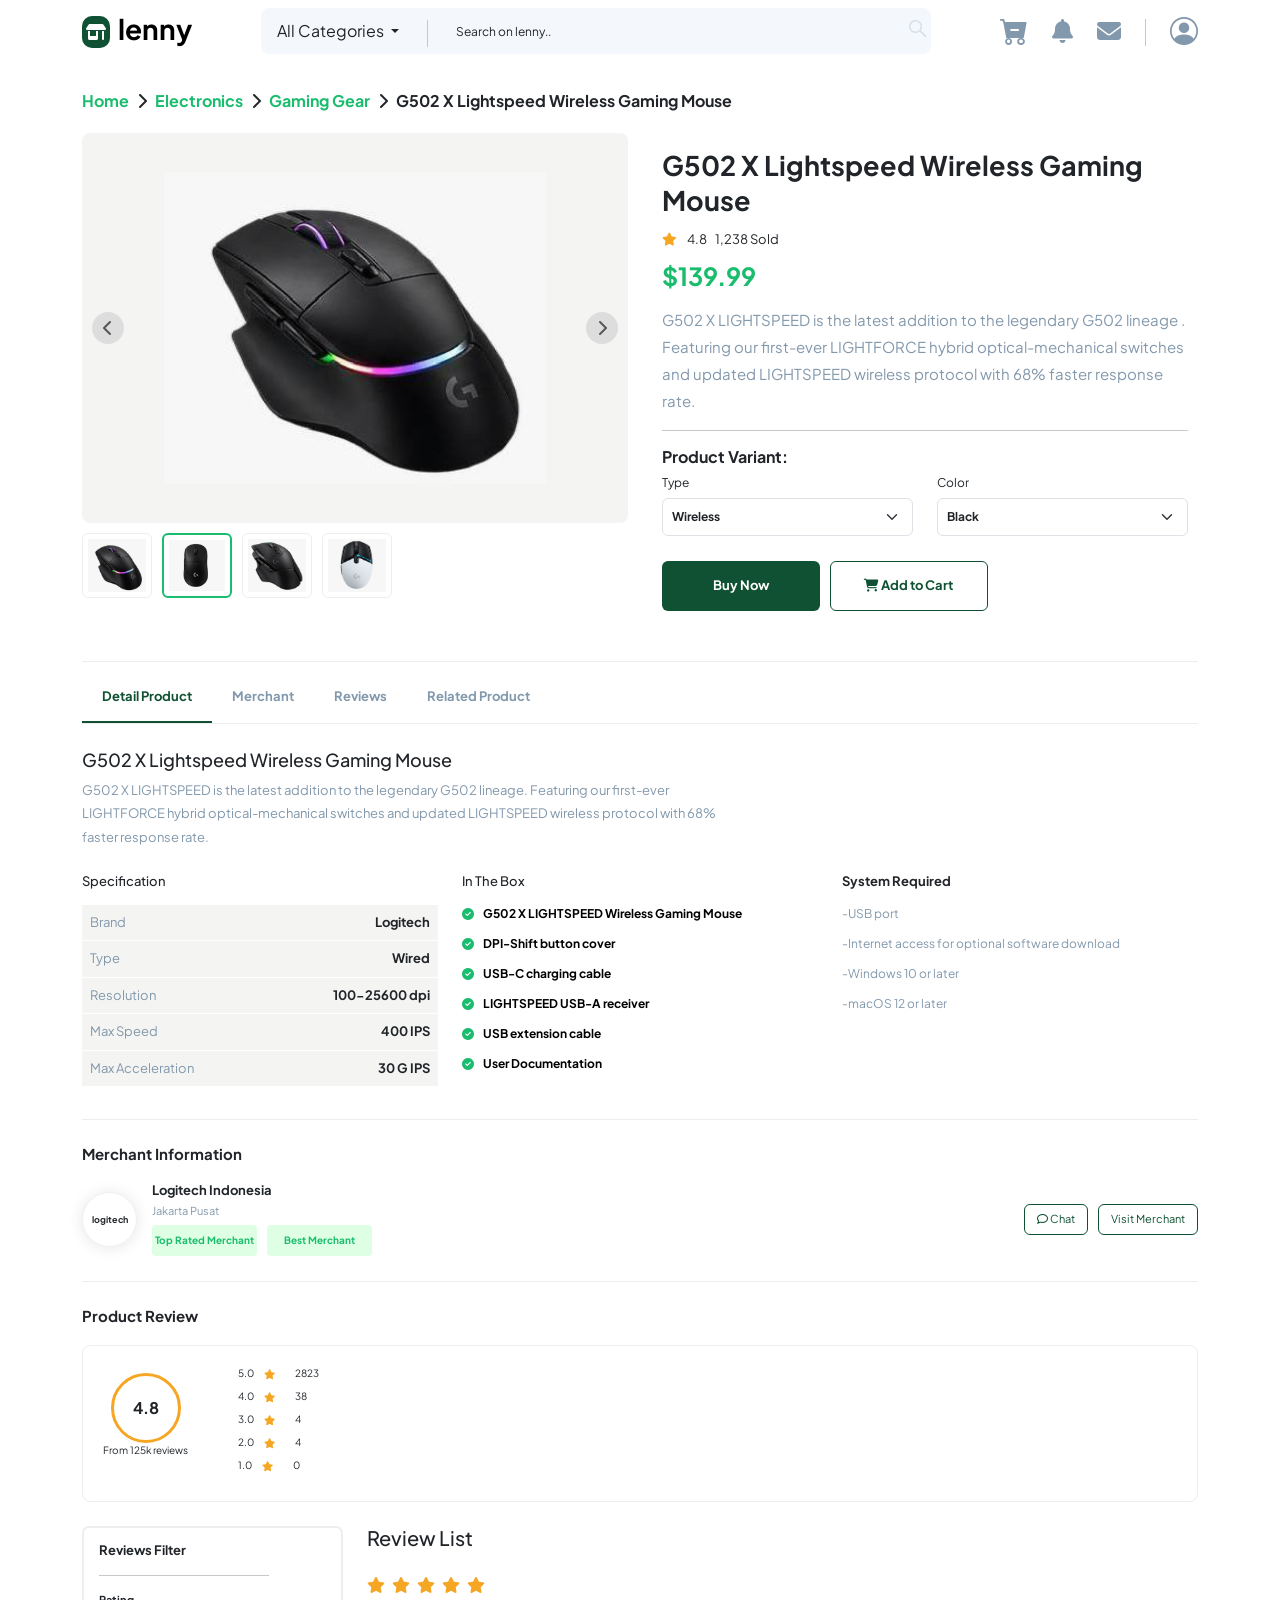
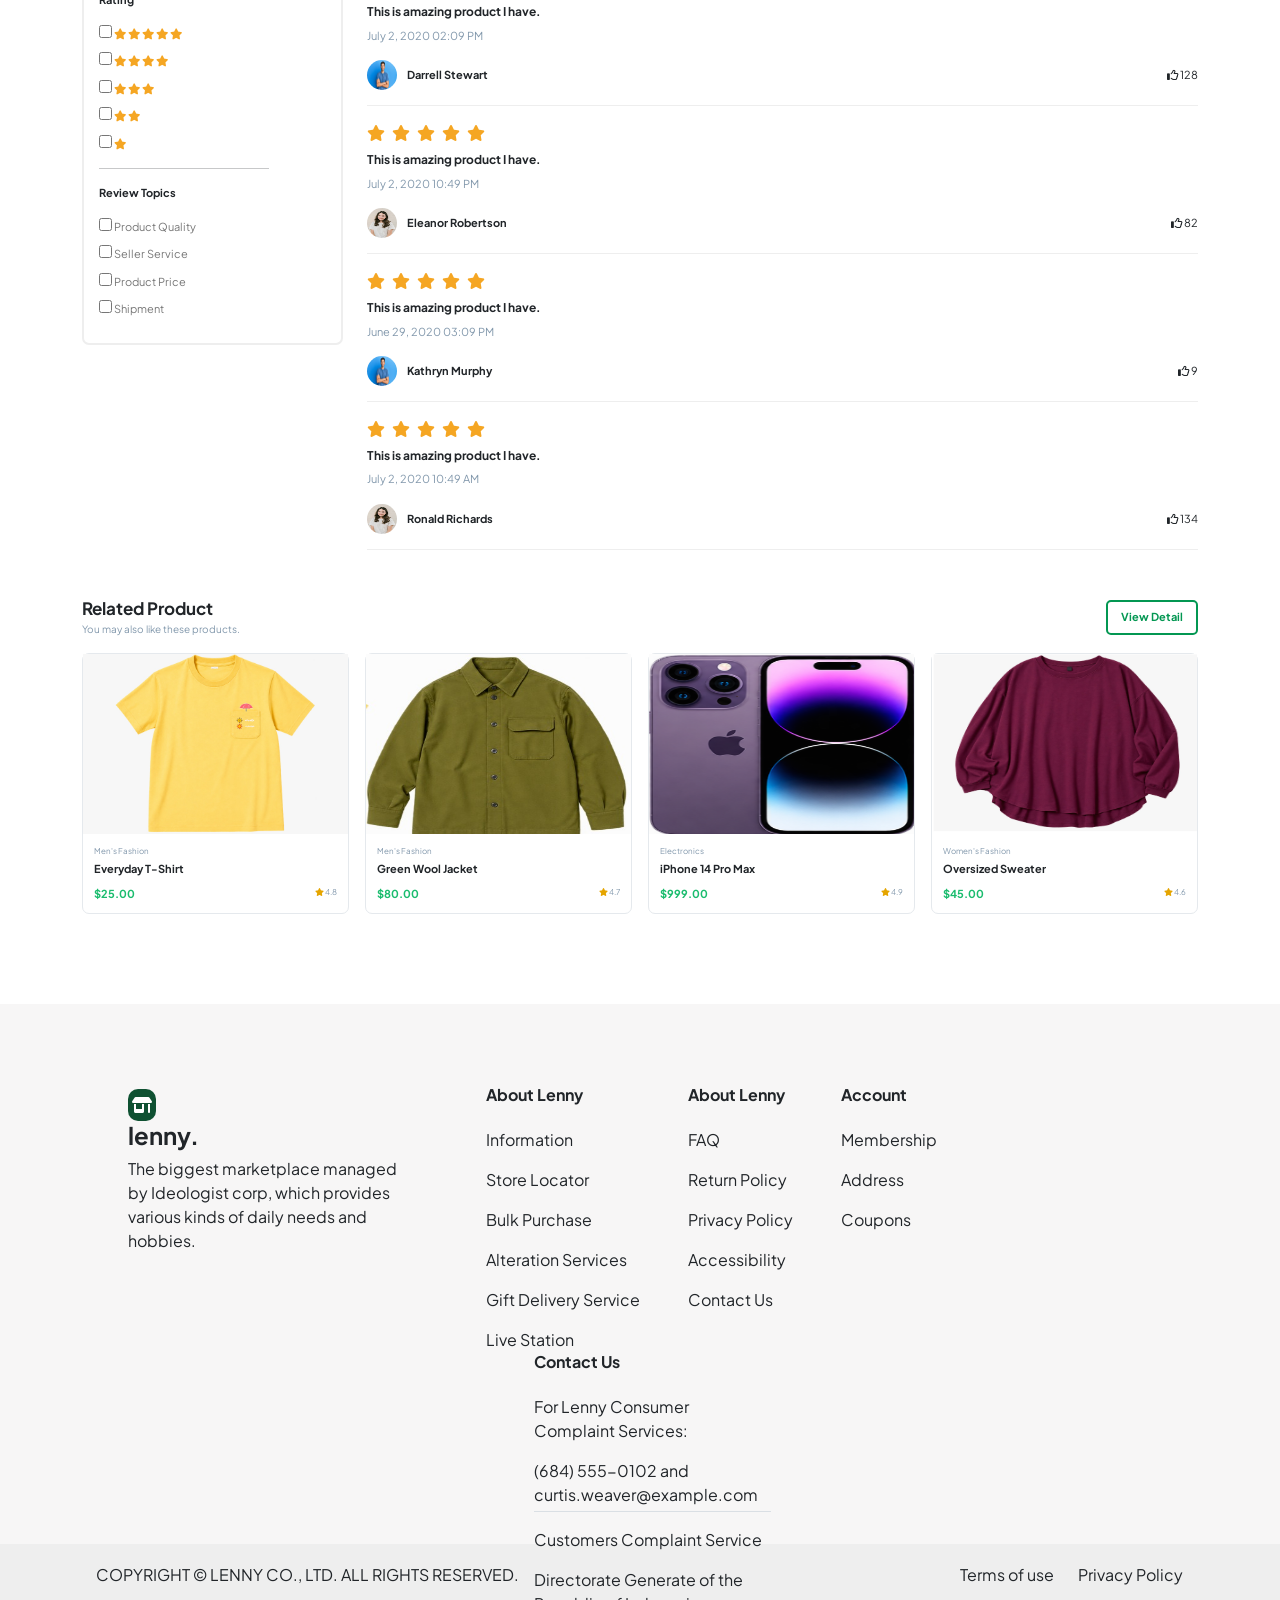
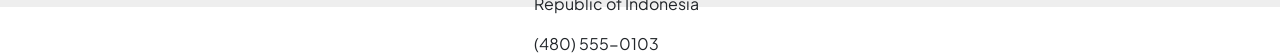
<file: iteam.html>
<!DOCTYPE html>
<html lang="en">

<head>
    <meta charset="UTF-8">
    <meta name="viewport" content="width=device-width, initial-scale=1.0">

    <title>Gaming Mouse</title>

    <!-- Bootstrap -->
    <link href="https://cdn.jsdelivr.net/npm/bootstrap@5.3.8/dist/css/bootstrap.min.css" rel="stylesheet">
    <link rel="stylesheet" href="https://cdn.jsdelivr.net/npm/bootstrap-icons@1.13.1/font/bootstrap-icons.min.css">
    <!-- Font Awesome -->
    <link rel="stylesheet" href="https://cdnjs.cloudflare.com/ajax/libs/font-awesome/6.5.2/css/all.min.css">

    <!-- Google Font -->
    <link href="https://fonts.googleapis.com/css2?family=Plus+Jakarta+Sans:wght@400;500;600;700&display=swap"
        rel="stylesheet">

    <!-- CSS -->

    <link rel="stylesheet" href="css/styles.css">
</head>

<body>
    <nav class=" nav-home container d-flex justify-content-between mt-2 ">
        <a href="index.html" class="text-decoration-none">
            <div class="nav-home-left d-flex mt-1 d-none d-lg-flex">
                <div class="div-icon w-fit-content me-2  p-1 mt-1"><i class="fa-solid fa-shop text-white"></i>
                </div>
                <h3 class="fw-bold text-black">lenny</h3>

            </div>
        </a>

        <div class="dropdown nav-home-mid d-flex p-1 rounded-3 ">
            <button class="btn btn-secondary dropdown-toggle text-dark rounded-0" type="button"
                data-bs-toggle="dropdown" aria-expanded="false">
                All Categories
            </button>
            <span class="  me-3 mt-2 ms-3  border-end border-secondary-subtle color" style="height: 3vh"></span>
            <ul class="dropdown-menu ">
                <li><a class="dropdown-item" href="#">Electronics</a></li>
                <li><a class="dropdown-item" href="#">Fashion</a></li>
                <li><a class="dropdown-item" href="#">Action Figure</a></li>
                <li><a class="dropdown-item" href="#">Electronics</a></li>
                <li><a class="dropdown-item" href="#">Book</a></li>
                <li><a class="dropdown-item" href="#">Gaming</a></li>
            </ul>
            <form role="search">
                <input class="form-control " type="search" placeholder="Search on lenny.." aria-label="Search" />
            </form>
            <div class="nav-form-icon">
                <i class="fa-brands fa-sistrix fa-2xs mt-3 color opacity-25"></i>
            </div>
        </div>

        <div class=" nav-home-right d-flex align-items-center">
            <a href="shopping.html" target="_blank"><i class="bi bi-cart-dash-fill color fs-3 me-4"></i></a>
            <a href=""><i class="fa-solid fa-bell color fs-4 me-4  mt-1"></i></a>
            <a href=""><i class="fa-solid fa-envelope color fs-4 me-4 mt-1"></i></a>
            <span class="pt-2  me-4 mt-1  border-end border-secondary-subtle color" style="height: 3vh"></span>
            <a href="login.html" target="_blank"><i class="bi bi-person-circle color fs-3"></i></a>
    </nav>
    <section class="container">

        <!-- Breadcrumb -->
        <div class="breadcrumb-area">

            <a href="index.html" class="text-decoration-none fw-bold"><span>Home</span></a>

            <i class="fa-solid fa-chevron-right text-dark"></i>

            <a href="category.html" class="text-decoration-none fw-bold"><span>Electronics</span></a>

            <i class="fa-solid fa-chevron-right text-dark"></i>

            <span class="fw-bold">Gaming Gear</span>

            <i class="fa-solid fa-chevron-right text-dark"></i>

            <strong class="text-dark">G502 X Lightspeed Wireless Gaming Mouse</strong>

        </div>


        <!-- Product -->
        <section class="product-section">

            <div class="row g-4">

                <!-- Product Images -->
                <div class="col-lg-6">

                    <div class="main-image">

                        <button class="image-arrow left">
                            <i class="fa-solid fa-chevron-left"></i>
                        </button>

                        <img src="images/color black mouse.jpg" alt="Gaming Mouse">

                        <button class="image-arrow right">
                            <i class="fa-solid fa-chevron-right"></i>
                        </button>

                    </div>


                    <div class="thumbnails">
                        <div class="thumbnail">
                            <img src="images/color black mouse.jpg" alt="Mouse">
                        </div>

                        <div class="thumbnail active">
                            <img src="images/black mouse.jpeg" alt="Mouse">
                        </div>

                        <div class="thumbnail">
                            <img src="images/balck mouse2.jpg" alt="Mouse">
                        </div>



                        <div class="thumbnail">
                            <img src="images/white mouse.jpeg" alt="Mouse">
                        </div>

                    </div>

                </div>


                <!-- Product Information -->
                <div class="col-lg-6">

                    <div class="product-info">

                        <h1>
                            G502 X Lightspeed Wireless
                            Gaming Mouse
                        </h1>


                        <div class="rating">

                            <span class="stars">

                                <i class="fa-solid fa-star"></i>

                            </span>

                            <span>4.8</span>

                            <span class="sold">
                                1,238 Sold
                            </span>

                        </div>


                        <h2 class="price">
                            $139.99
                        </h2>


                        <p class="description">

                            G502 X LIGHTSPEED is the latest addition to the legendary G502 lineage
                            . Featuring our first-ever LIGHTFORCE hybrid optical-mechanical
                            switches and updated LIGHTSPEED wireless protocol with 68% faster response rate.

                        </p>


                        <hr class="">


                        <h6 class="fw-bold">
                            Product Variant:
                        </h6>


                        <div class="row">

                            <div class="col-6">

                                <label>
                                    Type
                                </label>

                                <select class="form-select fw-bold">

                                    <option>
                                        Wireless
                                    </option>

                                    <option>
                                        Wired
                                    </option>

                                </select>

                            </div>


                            <div class="col-6">

                                <label>
                                    Color
                                </label>

                                <select class="form-select  fw-bold">

                                    <option>
                                        Black
                                    </option>

                                    <option>
                                        White
                                    </option>

                                </select>

                            </div>

                        </div>


                        <!-- Buttons -->
                        <div class="product-buttons">

                            <button class="btn buy-btn">
                                Buy Now
                            </button>

                            <button class="btn cart-btn">

                                <i class="fa-solid fa-cart-shopping"></i>

                                Add to Cart

                            </button>

                        </div>

                    </div>

                </div>

            </div>

        </section>


        <!-- Details -->
        <section class="details-section">


            <ul class="nav product-tabs">

                <li class="nav-item">

                    <a class="nav-link active fw-bold" href="#">
                        Detail Product
                    </a>

                </li>

                <li class="nav-item">

                    <a class="nav-link fw-bold" href="#">
                        Merchant
                    </a>

                </li>

                <li class="nav-item">

                    <a class="nav-link fw-bold" href="#">
                        Reviews
                    </a>

                </li>

                <li class="nav-item">

                    <a class="nav-link fw-bold" href="#">
                        Related Product
                    </a>

                </li>

            </ul>


            <h3>
                G502 X Lightspeed Wireless Gaming Mouse
            </h3>


            <p class="details-text">

                G502 X LIGHTSPEED is the latest addition to the legendary G502 lineage.
                Featuring our first-ever LIGHTFORCE hybrid optical-mechanical switches
                and updated LIGHTSPEED wireless protocol with 68% faster response rate.

            </p>


            <!-- Specifications -->
            <div class="row specification-area">


                <div class="col-lg-4">

                    <h5>
                        Specification
                    </h5>


                    <div class="spec-row">

                        <span>
                            Brand
                        </span>

                        <strong class="fw-bold">
                            Logitech
                        </strong>

                    </div>


                    <div class="spec-row">

                        <span>
                            Type
                        </span>

                        <strong>
                            Wired
                        </strong>

                    </div>


                    <div class="spec-row">

                        <span>
                            Resolution
                        </span>

                        <strong>
                            100-25600 dpi
                        </strong>

                    </div>


                    <div class="spec-row">

                        <span>
                            Max Speed
                        </span>

                        <strong>
                            400 IPS
                        </strong>

                    </div>


                    <div class="spec-row">

                        <span>
                            Max Acceleration
                        </span>

                        <strong>
                            30 G IPS
                        </strong>

                    </div>

                </div>


                <!-- In The Box -->
                <div class="col-lg-4">

                    <h5>
                        In The Box
                    </h5>


                    <ul class="box-list">

                        <li class="fw-bold">

                            <i class="fa-solid fa-circle-check"></i>

                            G502 X LIGHTSPEED Wireless Gaming Mouse

                        </li>


                        <li class="fw-bold">

                            <i class="fa-solid fa-circle-check"></i>

                            DPI-Shift button cover

                        </li>


                        <li class="fw-bold">

                            <i class="fa-solid fa-circle-check"></i>

                            USB-C charging cable

                        </li>


                        <li class="fw-bold">

                            <i class="fa-solid fa-circle-check"></i>

                            LIGHTSPEED USB-A receiver

                        </li>


                        <li class="fw-bold">

                            <i class="fa-solid fa-circle-check"></i>

                            USB extension cable

                        </li>


                        <li class="fw-bold">

                            <i class="fa-solid fa-circle-check"></i>

                            User Documentation

                        </li>

                    </ul>

                </div>


                <!-- System -->
                <div class="col-lg-4">

                    <h5 class="fw-bold">
                        System Required
                    </h5>


                    <ul class="system-list">

                        <li>-USB port</li>

                        <li>-Internet access for optional software download</li>

                        <li>-Windows 10 or later</li>

                        <li>-macOS 12 or later</li>

                    </ul>

                </div>

            </div>

        </section>


        <!-- Merchant -->
        <section class="merchant-section">

            <h4 class="fw-bold">
                Merchant Information
            </h4>


            <div class="merchant-content">

                <div class="merchant-logo fw-bold">
                    logitech
                </div>


                <div>

                    <h5 class="fw-bold">
                        Logitech Indonesia
                    </h5>

                    <p>
                        Jakarta Pusat
                    </p>

                    <div class="d-flex merchant-badge">
                        <div class="merchant-badge-background">
                            <span class="fw-bold">
                                Top Rated Merchant
                            </span>
                        </div>
                        <div class="merchant-badge-background">
                            <span class="fw-bold">
                                Best Merchant
                            </span>
                        </div>
                    </div>

                </div>


                <div class="merchant-buttons ms-auto">

                    <button class="btn">

                        <i class="fa-regular fa-comment"></i>

                        Chat

                    </button>


                    <button class="btn">
                        Visit Merchant
                    </button>

                </div>

            </div>

        </section>


        <!-- Reviews -->
        <section class="reviews-section">

            <h4 class="fw-bold">
                Product Review
            </h4>


            <div class="review-summary">


                <div class="review-score">

                    <div class="circle">
                        4.8
                    </div>

                    <p class="review-rate">
                        From 125k reviews
                    </p>

                </div>


                <div class="rating-bars">


                    <div>

                        <span>5.0</span>

                        <i class="fa-solid fa-star rating-star"></i>

                        <div class="progress">

                            <div class="progress-bar" style="width:90%">

                            </div>

                        </div>

                        <span>2823</span>

                    </div>


                    <div>

                        <span>4.0</span>

                        <i class="fa-solid fa-star rating-star"></i>

                        <div class="progress">

                            <div class="progress-bar" style="width:65%">

                            </div>

                        </div>

                        <span>38</span>

                    </div>


                    <div>

                        <span>3.0</span>

                        <i class="fa-solid fa-star rating-star"></i>

                        <div class="progress">

                            <div class="progress-bar" style="width:25%">

                            </div>

                        </div>

                        <span>4</span>

                    </div>


                    <div>

                        <span>2.0</span>

                        <i class="fa-solid fa-star rating-star"></i>

                        <div class="progress">

                            <div class="progress-bar" style="width:10%">

                            </div>

                        </div>

                        <span>4</span>

                    </div>


                    <div>

                        <span>1.0</span>

                        <i class="fa-solid fa-star rating-star"></i>

                        <div class="progress">

                            <div class="progress-bar" style="width:5%">

                            </div>

                        </div>

                        <span>0</span>

                    </div>


                </div>

            </div>


            <!-- Review List -->
            <div class="row mt-4">


                <!-- Filter -->
                <div class="col-lg-3">

                    <div class="filter-box">

                        <h5 class="fw-bold">
                            Reviews Filter
                        </h5>
                        <hr class="w-75">

                        <p class="fw-bold">
                            Rating
                        </p>


                        <label>

                            <input type="checkbox">

                            <i class="fa-solid fa-star"></i>
                            <i class="fa-solid fa-star"></i>
                            <i class="fa-solid fa-star"></i>
                            <i class="fa-solid fa-star"></i>
                            <i class="fa-solid fa-star"></i>

                        </label>


                        <label>

                            <input type="checkbox">

                            <i class="fa-solid fa-star"></i>
                            <i class="fa-solid fa-star"></i>
                            <i class="fa-solid fa-star"></i>
                            <i class="fa-solid fa-star"></i>

                        </label>


                        <label>

                            <input type="checkbox">

                            <i class="fa-solid fa-star"></i>
                            <i class="fa-solid fa-star"></i>
                            <i class="fa-solid fa-star"></i>

                        </label>


                        <label>

                            <input type="checkbox">

                            <i class="fa-solid fa-star"></i>
                            <i class="fa-solid fa-star"></i>

                        </label>


                        <label>

                            <input type="checkbox">

                            <i class="fa-solid fa-star"></i>

                        </label>


                        <hr class="w-75">


                        <p class="fw-bold">
                            Review Topics
                        </p>


                        <label>

                            <input type="checkbox">

                            Product Quality

                        </label>


                        <label>

                            <input type="checkbox">

                            Seller Service

                        </label>


                        <label>

                            <input type="checkbox">

                            Product Price

                        </label>


                        <label>

                            <input type="checkbox">

                            Shipment

                        </label>

                    </div>

                </div>


                <!-- Reviews -->
                <div class="col-lg-9">

                    <h5>
                        Review List
                    </h5>


                    <!-- Review 1 -->
                    <div class="review">

                        <div class="stars">

                            <i class="fa-solid fa-star"></i>
                            <i class="fa-solid fa-star"></i>
                            <i class="fa-solid fa-star"></i>
                            <i class="fa-solid fa-star"></i>
                            <i class="fa-solid fa-star"></i>

                        </div>


                        <h6 class="fw-bold">
                            This is amazing product I have.
                        </h6>


                        <p class="review-date">
                            July 2, 2020 02:09 PM
                        </p>


                        <div class="review-user">

                            <img src="images/person1.avif" alt="User">

                            <strong>
                                Darrell Stewart
                            </strong>


                            <div class="ms-auto">

                                <i class="fa-regular fa-thumbs-up"></i>

                                128

                            </div>

                        </div>

                    </div>


                    <!-- Review 2 -->
                    <div class="review">

                        <div class="stars">

                            <i class="fa-solid fa-star"></i>
                            <i class="fa-solid fa-star"></i>
                            <i class="fa-solid fa-star"></i>
                            <i class="fa-solid fa-star"></i>
                            <i class="fa-solid fa-star"></i>

                        </div>


                        <h6 class="fw-bold">
                            This is amazing product I have.
                        </h6>


                        <p class="review-date">
                            July 2, 2020 10:49 PM
                        </p>


                        <div class="review-user">

                            <img src="images/person3.jfif.jpeg" alt="User">

                            <strong>
                                Eleanor Robertson
                            </strong>


                            <div class="ms-auto">

                                <i class="fa-regular fa-thumbs-up"></i>

                                82

                            </div>

                        </div>

                    </div>


                    <!-- Review 3 -->
                    <div class="review">

                        <div class="stars">

                            <i class="fa-solid fa-star"></i>
                            <i class="fa-solid fa-star"></i>
                            <i class="fa-solid fa-star"></i>
                            <i class="fa-solid fa-star"></i>
                            <i class="fa-solid fa-star"></i>

                        </div>


                        <h6 class="fw-bold">
                            This is amazing product I have.
                        </h6>


                        <p class="review-date">
                            June 29, 2020 03:09 PM
                        </p>


                        <div class="review-user">

                            <img src="images/person1.avif" alt="User">

                            <strong>
                                Kathryn Murphy
                            </strong>


                            <div class="ms-auto">

                                <i class="fa-regular fa-thumbs-up"></i>

                                9

                            </div>

                        </div>

                    </div>


                    <!-- Review 4 -->
                    <div class="review">

                        <div class="stars">

                            <i class="fa-solid fa-star"></i>
                            <i class="fa-solid fa-star"></i>
                            <i class="fa-solid fa-star"></i>
                            <i class="fa-solid fa-star"></i>
                            <i class="fa-solid fa-star"></i>

                        </div>


                        <h6 class="fw-bold">
                            This is amazing product I have.
                        </h6>


                        <p class="review-date">
                            July 2, 2020 10:49 AM
                        </p>


                        <div class="review-user">

                            <img src="images/person3.jfif.jpeg" alt="User">

                            <strong>
                                Ronald Richards
                            </strong>


                            <div class="ms-auto">

                                <i class="fa-regular fa-thumbs-up"></i>

                                134

                            </div>

                        </div>

                    </div>

                </div>

            </div>

        </section>


        <section class="cart-related mt-5">

            <div class="cart-related-header d-flex justify-content-between align-items-center mb-3">

                <div>

                    <h2 class="cart-related-title mb-1">
                        Related Product
                    </h2>

                    <p class="cart-related-subtitle mb-0">
                        You may also like these products.
                    </p>

                </div>

                <button class="cart-view-btn fw-bold">
                    View Detail
                </button>

            </div>


            <!-- PRODUCTS -->

            <div class="cart-products row g-3">


                <!-- PRODUCT 1 -->

                <div class="col-lg-3 col-md-6">

                    <div class="cart-product-card">

                        <div class="cart-product-card-image">

                            <img src="images/yellow shirt.jpeg" alt="T-Shirt">

                        </div>

                        <div class="cart-product-card-info">

                            <p class="cart-card-category">
                                Men's Fashion
                            </p>

                            <h3 class="cart-card-title">
                                Everyday T-Shirt
                            </h3>

                            <div class="cart-product-bottom d-flex justify-content-between">

                                <strong>
                                    $25.00
                                </strong>

                                <span class="cart-rating">
                                    <i class="fa-solid fa-star"></i>
                                    4.8
                                </span>

                            </div>

                        </div>

                    </div>

                </div>


                <!-- PRODUCT 2 -->

                <div class="col-lg-3 col-md-6">

                    <div class="cart-product-card">

                        <div class="cart-product-card-image">



                            <img src="images/green shirt.jpeg" alt="Jacket">

                        </div>

                        <div class="cart-product-card-info">

                            <p class="cart-card-category">
                                Men's Fashion
                            </p>

                            <h3 class="cart-card-title">
                                Green Wool Jacket
                            </h3>

                            <div class="cart-product-bottom d-flex justify-content-between">

                                <strong>
                                    $80.00
                                </strong>

                                <span class="cart-rating">
                                    <i class="fa-solid fa-star"></i>
                                    4.7
                                </span>

                            </div>

                        </div>

                    </div>

                </div>


                <!-- PRODUCT 3 -->

                <div class="col-lg-3 col-md-6">

                    <div class="cart-product-card">

                        <div class="cart-product-card-image">


                            <img src="images/img3.png" alt="Phone">

                        </div>

                        <div class="cart-product-card-info">

                            <p class="cart-card-category">
                                Electronics
                            </p>

                            <h3 class="cart-card-title">
                                iPhone 14 Pro Max
                            </h3>

                            <div class="cart-product-bottom d-flex justify-content-between">

                                <strong>
                                    $999.00
                                </strong>

                                <span class="cart-rating">
                                    <i class="fa-solid fa-star"></i>
                                    4.9
                                </span>

                            </div>

                        </div>

                    </div>

                </div>


                <!-- PRODUCT 4 -->

                <div class="col-lg-3 col-md-6">

                    <div class="cart-product-card">

                        <div class="cart-product-card-image">



                            <img src="images/red shirt.PNG" alt="Sweater">

                        </div>

                        <div class="cart-product-card-info">

                            <p class="cart-card-category">
                                Women's Fashion
                            </p>

                            <h3 class="cart-card-title">
                                Oversized Sweater
                            </h3>

                            <div class="cart-product-bottom d-flex justify-content-between">

                                <strong>
                                    $45.00
                                </strong>

                                <span class="cart-rating">
                                    <i class="fa-solid fa-star"></i>
                                    4.6
                                </span>

                            </div>

                        </div>

                    </div>

                </div>

            </div>

        </section>

    </section>
    <section class="Footer d-flex justify-content-between flex-column flex-lg-row">

        <div class="footer-flex footer-left">

            <div class="nav-home-left mt-1">
                <div class="div-icon w-fit-content me-2  p-1 "><i class="fa-solid fa-shop"
                        style="color: rgb(255, 255, 255);"></i>
                </div>
                <h4 class="fw-bold">lenny.</h4>
                <p style="max-width: 95%;">The biggest marketplace managed by Ideologist corp, which provides various
                    kinds of
                    daily needs and hobbies.</p>
            </div>
        </div>

        <div class="footer-flex d-flex footer-right flex-wrap">

            <div>
                <h6 class="fw-bold">About Lenny</h6>
                <div class="mt-4">
                    <a href="" class="text-decoration-none text-dark d-block ">Information</a>
                    <a href="" class="text-decoration-none text-dark d-block mt-3">Store Locator</a>
                    <a href="" class="text-decoration-none text-dark d-block mt-3">Bulk Purchase</a>
                    <a href="" class="text-decoration-none text-dark d-block mt-3">Alteration Services</a>
                    <a href="" class="text-decoration-none text-dark d-block mt-3">Gift Delivery Service</a>
                    <a href="" class="text-decoration-none text-dark d-block mt-3">Live Station</a>
                </div>
            </div>

            <div class="ms-0 ms-lg-5">
                <h6 class="fw-bold">About Lenny</h6>
                <div class="mt-4">
                    <a href="" class="text-decoration-none text-dark d-block">FAQ</a>
                    <a href="" class="text-decoration-none text-dark d-block  mt-3">Return Policy</a>
                    <a href="" class="text-decoration-none text-dark d-block  mt-3">Privacy Policy</a>
                    <a href="" class="text-decoration-none text-dark d-block  mt-3">Accessibility</a>
                    <a href="" class="text-decoration-none text-dark d-block  mt-3">Contact Us</a>
                </div>
            </div>

            <div class="ms-0 ms-lg-5">
                <h6 class="fw-bold">Account</h6>
                <div class="mt-4">
                    <a href="" class="text-decoration-none text-dark d-block">Membership</a>
                    <a href="" class="text-decoration-none text-dark d-block  mt-3">Address</a>
                    <a href="" class="text-decoration-none text-dark d-block  mt-3">Coupons</a>
                </div>
            </div>

            <div class="ms-0 ms-lg-5">
                <h6 class="fw-bold">Contact Us</h6>
                <div class="mt-4 footer-right-1">
                    <a>For Lenny Consumer Complaint Services:</p>
                        <a href="" class="text-decoration-none text-dark d-block  mt-3">(684) 555-0102 and
                            curtis.weaver@example.com</a>
                        <hr class="w-100 m-auto mb-3 mt-1 color">
                        <a href="" class="text-decoration-none text-dark d-block  mt-3">Customers Complaint Service</a>
                        <p class="mt-3">Directorate Generate of the Republic of Indonesia</p>
                        <a href="" class="text-decoration-none text-dark d-block  mt-3">(480) 555-0103</a>
                </div>
            </div>

        </div>

    </section>
    <section class="Footer-2 d-flex flex-column flex-md-row justify-content-between align-items-center">
        <div class="ms-5">
            <p class="mt-3 ms-5">COPYRIGHT © LENNY CO., LTD. ALL RIGHTS RESERVED.</p>
        </div>
        <div class="d-flex w-25 mt-3">
            <a href="" class="text-decoration-none text-dark d-block mb-3 ">Terms of use</a>
            <a href="" class="text-decoration-none ms-4 text-dark d-block mb-3">Privacy Policy</a>
        </div>
    </section>
</body>



</html>
</file>
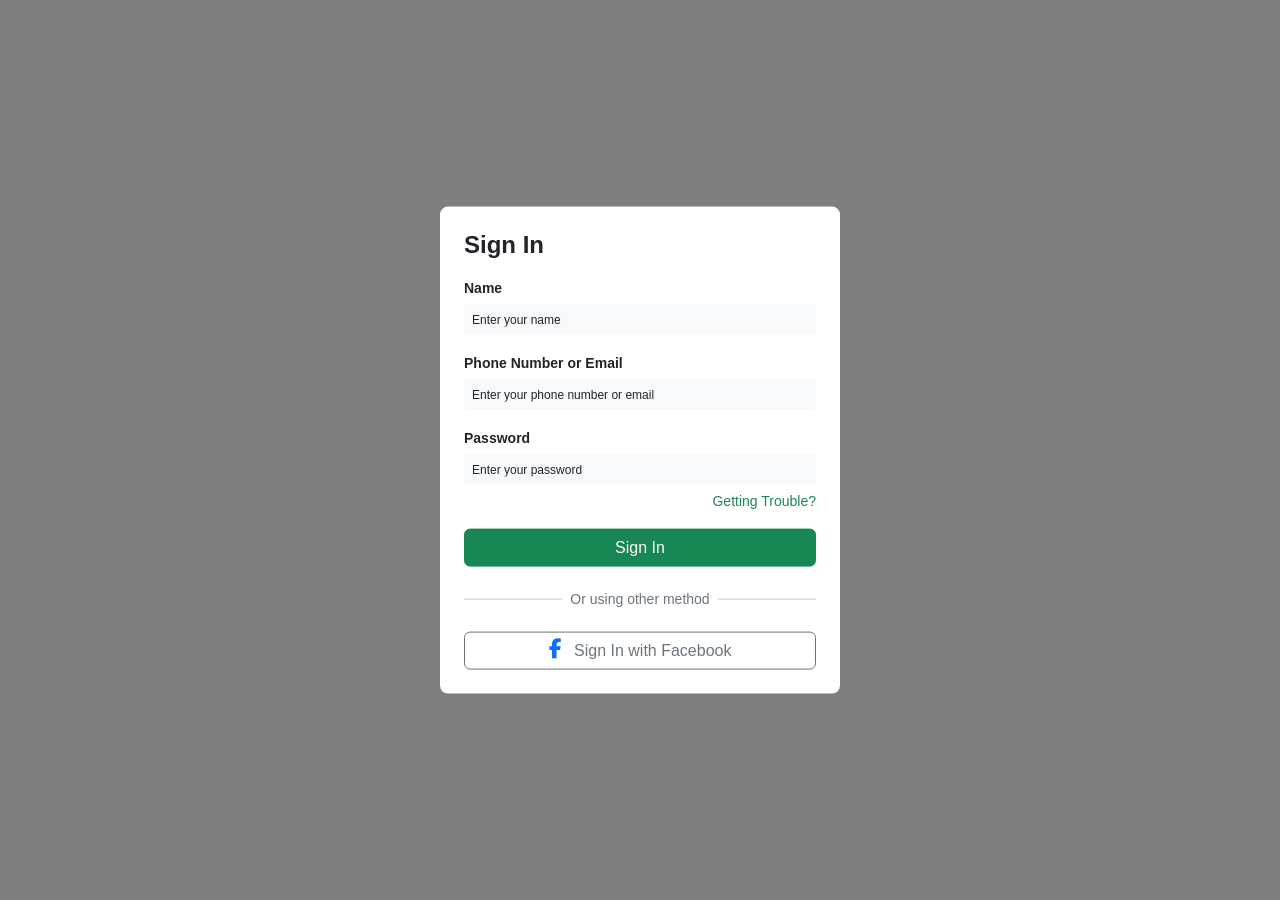
<file: login.html>
<!DOCTYPE html>
<html lang="en">

<head>

    <meta charset="UTF-8">

    <meta name="viewport" content="width=device-width, initial-scale=1.0">

    <title>Login</title>


    <link href="https://cdn.jsdelivr.net/npm/bootstrap@5.3.3/dist/css/bootstrap.min.css" rel="stylesheet">


    <link rel="stylesheet" href="https://cdnjs.cloudflare.com/ajax/libs/font-awesome/6.7.2/css/all.min.css">




    <link rel="stylesheet" href="css/styles.css">

</head>

<body>


    <!-- Overlay -->

    <div class="login-overlay">


        <!-- Login -->

        <div id="loginBox" class="login-box bg-white rounded-3 p-4">


            <h4 class="fw-bold mb-3">
                Sign In
            </h4>


            <label class="small fw-semibold">
                Name
            </label>

            <input type="text" class="form-control form-control-sm bg-light border-0 mt-1 mb-3"
                placeholder="Enter your name">


            <label class="small fw-semibold">
                Phone Number or Email
            </label>

            <input id="email" type="text" class="form-control form-control-sm bg-light border-0 mt-1 mb-3"
                placeholder="Enter your phone number or email">


            <label class="small fw-semibold">
                Password
            </label>

            <input id="password" type="password" class="form-control form-control-sm bg-light border-0 mt-1"
                placeholder="Enter your password">

            <div class="text-end mt-1">

                <a href="#" class="small text-success text-decoration-none">
                    Getting Trouble?
                </a>

            </div>


            <button id="signBtn" class="btn btn-success  mt-3">

                Sign In

            </button>


            <div class="d-flex align-items-center gap-2 my-3">

                <hr class="flex-grow-1">

                <small class="text-secondary">
                    Or using other method
                </small>

                <hr class="flex-grow-1">

            </div>


            <button class="btn btn-outline-secondary " id="Facebook">

                <i class="fa-brands fa-facebook-f text-primary me-2"></i>

                Sign In with Facebook

            </button>


        </div>



        <!--box2-->

        <div id="successBox" class="success-box bg-white rounded-3 p-4 text-center ">


            <div class="success-icon mx-auto mb-3">

                <i class="fa-solid fa-check"></i>

            </div>


            <h4 class="fw-bold">
                Sign In Successfully!
            </h4>


            <p class="text-secondary small">
                You have signed in successfully.
            </p>


            <a href="index.html"> <button class="btn btn-success" id="Continue">
                    Continue
                </button>
            </a>

        </div>


    </div>

    <!-- JavaScript -->

    <script src="login.js">


    </script>

</body>



</html>
</file>
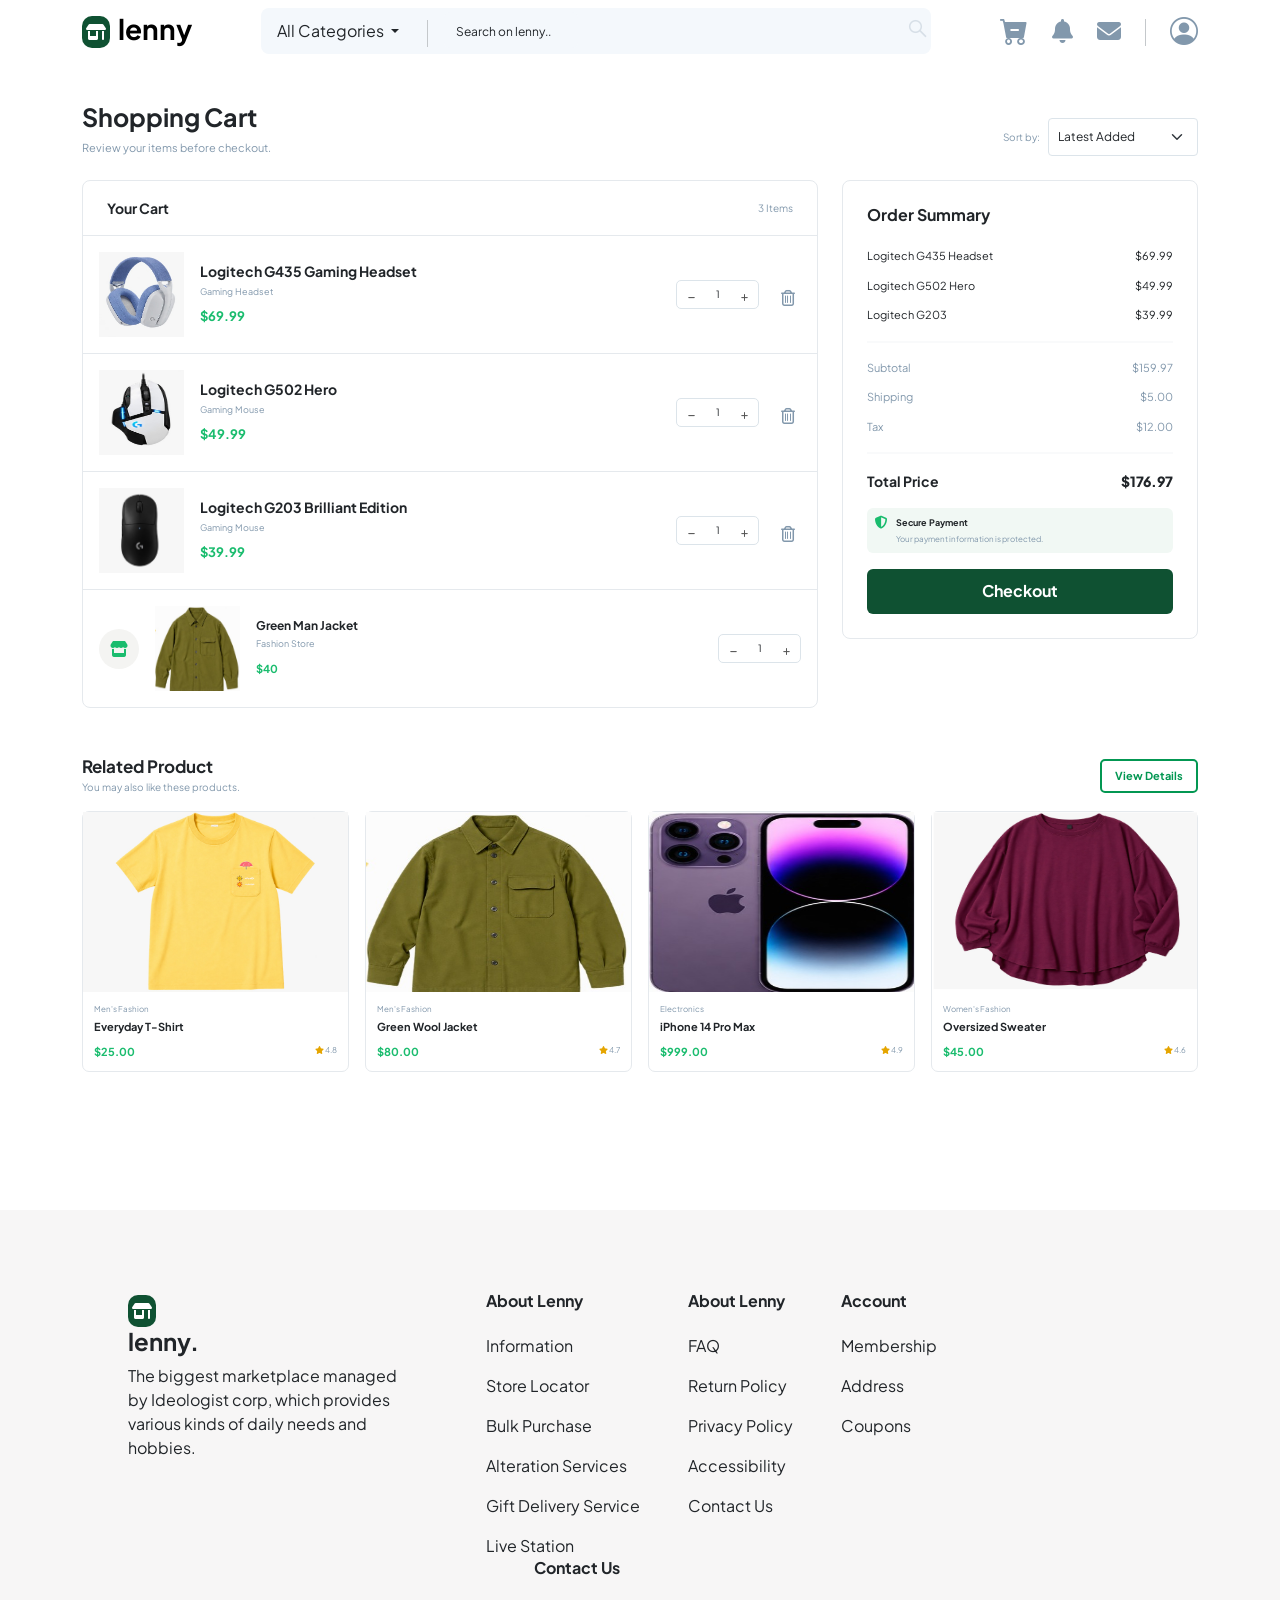
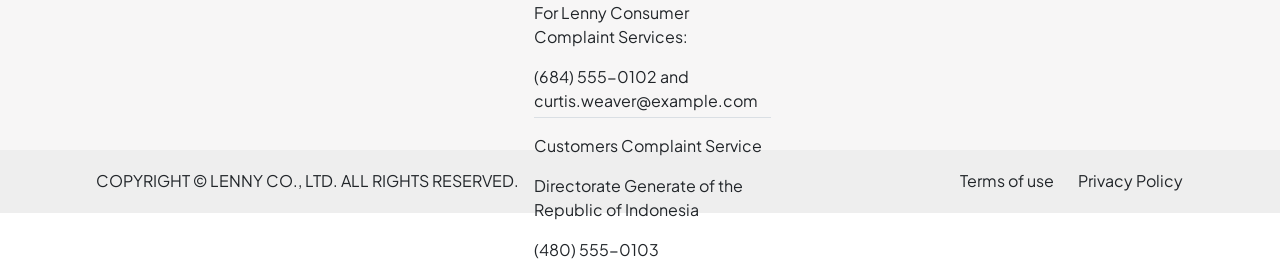
<file: shopping.html>
<!DOCTYPE html>
<html lang="en">

<head>
    <meta charset="UTF-8">
    <meta name="viewport" content="width=device-width, initial-scale=1.0">

    <title>Shopping Cart</title>


    <link href="https://cdn.jsdelivr.net/npm/bootstrap@5.3.3/dist/css/bootstrap.min.css" rel="stylesheet">

    <link rel="stylesheet" href="https://cdnjs.cloudflare.com/ajax/libs/font-awesome/6.5.2/css/all.min.css">
    <link rel="stylesheet" href="https://cdn.jsdelivr.net/npm/bootstrap-icons@1.13.1/font/bootstrap-icons.min.css">

    <link href="https://fonts.googleapis.com/css2?family=Plus+Jakarta+Sans:wght@400;500;600;700;800&display=swap"
        rel="stylesheet">

    <link rel="stylesheet" href="css/styles.css">
</head>

<body>
    <nav class=" nav-home container d-flex justify-content-between mt-2 ">
        <a href="index.html" class="text-decoration-none">
            <div class="nav-home-left d-flex mt-1 d-none d-lg-flex">
                <div class="div-icon w-fit-content me-2  p-1 mt-1"><i class="fa-solid fa-shop text-white"></i>
                </div>
                <h3 class="fw-bold text-black">lenny</h3>

            </div>
        </a>


        <div class="dropdown nav-home-mid d-flex p-1 rounded-3 ">
            <button class="btn btn-secondary dropdown-toggle text-dark rounded-0" type="button"
                data-bs-toggle="dropdown" aria-expanded="false">
                All Categories
            </button>
            <span class="  me-3 mt-2 ms-3  border-end border-secondary-subtle color" style="height: 3vh"></span>
            <ul class="dropdown-menu ">
                <li><a class="dropdown-item" href="#">Electronics</a></li>
                <li><a class="dropdown-item" href="#">Fashion</a></li>
                <li><a class="dropdown-item" href="#">Action Figure</a></li>
                <li><a class="dropdown-item" href="#">Electronics</a></li>
                <li><a class="dropdown-item" href="#">Book</a></li>
                <li><a class="dropdown-item" href="#">Gaming</a></li>
            </ul>
            <form role="search">
                <input class="form-control " type="search" placeholder="Search on lenny.." aria-label="Search" />
            </form>
            <div class="nav-form-icon">
                <i class="fa-brands fa-sistrix fa-2xs mt-3 color opacity-25"></i>
            </div>
        </div>

        <div class=" nav-home-right d-flex align-items-center">
            <a href="shopping.html" target="_blank"><i class="bi bi-cart-dash-fill color fs-3 me-4"></i></a>
            <a href=""><i class="fa-solid fa-bell color fs-4 me-4  mt-1"></i></a>
            <a href=""><i class="fa-solid fa-envelope color fs-4 me-4 mt-1"></i></a>
            <span class="pt-2  me-4 mt-1  border-end border-secondary-subtle color" style="height: 3vh"></span>
            <a href="login.html" target="_blank"><i class="bi bi-person-circle color fs-3"></i></a>
    </nav>


    <section class="cart-container container py-5">

        <!--HEADER-->

        <div class="cart-page-header d-flex justify-content-between align-items-end mb-4">

            <div>
                <h1 class="cart-title mb-2">
                    Shopping Cart
                </h1>

                <p class="cart-subtitle mb-0">
                    Review your items before checkout.
                </p>
            </div>

            <div class="cart-sort d-flex align-items-center gap-2">

                <span>
                    Sort by:
                </span>

                <select class="cart-select form-select form-select-sm">
                    <option>Latest Added</option>
                    <option>Price: Low to High</option>
                    <option>Price: High to Low</option>
                </select>

            </div>

        </div>




        <section class="cart-layout row g-4">

            <!--LEFT -->

            <div class="cart-left col-8">

                <div class="cart-box">

                    <!-- CART HEADER -->

                    <div class="cart-section-header d-flex justify-content-between align-items-center px-4">

                        <h2 class="cart-section-title mb-0">
                            Your Cart
                        </h2>

                        <span class="cart-items-count">
                            3 Items
                        </span>

                    </div>


                    <!-- ================= ITEM 1 ================= -->

                    <div class="cart-item p-3 d-flex align-items-center gap-3">

                        <div class="cart-product-image ">
                            <img src="images/white headphone.jpeg" alt="Logitech G435 Headset">
                        </div>

                        <div class="cart-product-details flex-grow-1">

                            <h3 class="cart-product-name">
                                Logitech G435 Gaming Headset
                            </h3>

                            <p class="cart-product-category mb-2">
                                Gaming Headset
                            </p>

                            <p class="cart-product-price mb-0">
                                $69.99
                            </p>

                        </div>


                        <div class="cart-quantity d-flex align-items-center">

                            <button class="cart-quantity-btn">
                                <i class="fa-solid fa-minus"></i>
                            </button>

                            <span class="cart-quantity-number">
                                1
                            </span>

                            <button class="cart-quantity-btn">
                                <i class="fa-solid fa-plus"></i>
                            </button>

                        </div>


                        <div class="cart-item-actions text-end">


                            <button class="cart-delete-btn">
                                <i class="fa-regular fa-trash-can"></i>
                            </button>

                        </div>

                    </div>


                    <!-- ================= ITEM 2 ================= -->

                    <div class="cart-item p-3 d-flex align-items-center gap-3">

                        <div class="cart-product-image ">
                            <img src="images/gaming mouse.jpeg" alt="Logitech G502">
                        </div>

                        <div class="cart-product-details flex-grow-1">

                            <h3 class="cart-product-name">
                                Logitech G502 Hero
                            </h3>

                            <p class="cart-product-category mb-2">
                                Gaming Mouse
                            </p>

                            <p class="cart-product-price mb-0">
                                $49.99
                            </p>

                        </div>


                        <div class="cart-quantity d-flex align-items-center">

                            <button class="cart-quantity-btn">
                                <i class="fa-solid fa-minus"></i>
                            </button>

                            <span class="cart-quantity-number">
                                1
                            </span>

                            <button class="cart-quantity-btn">
                                <i class="fa-solid fa-plus"></i>
                            </button>

                        </div>


                        <div class="cart-item-actions text-end">

                            <button class="cart-delete-btn">
                                <i class="fa-regular fa-trash-can"></i>
                            </button>

                        </div>

                    </div>


                    <!-- ================= ITEM 3 ================= -->

                    <div class="cart-item p-3 d-flex align-items-center gap-3">

                        <div class="cart-product-image">
                            <img src="images/black mouse.jpeg" alt="Logitech G203">
                        </div>

                        <div class="cart-product-details flex-grow-1">

                            <h3 class="cart-product-name">
                                Logitech G203 Brilliant Edition
                            </h3>

                            <p class="cart-product-category mb-2">
                                Gaming Mouse
                            </p>

                            <p class="cart-product-price mb-0">
                                $39.99
                            </p>

                        </div>



                        <div class="cart-quantity d-flex align-items-center">

                            <button class="cart-quantity-btn">
                                <i class="fa-solid fa-minus"></i>
                            </button>

                            <span class="cart-quantity-number">
                                1
                            </span>

                            <button class="cart-quantity-btn">
                                <i class="fa-solid fa-plus"></i>
                            </button>

                        </div>


                        <div class="cart-item-actions text-end">
                            <button class="cart-delete-btn">
                                <i class="fa-regular fa-trash-can"></i>
                            </button>

                        </div>



                    </div>


                    <!-- ================= SELLER ================= -->

                    <div class="cart-seller p-3 d-flex align-items-center gap-3">

                        <div class="cart-seller-logo d-flex align-items-center justify-content-center">
                            <i class="fa-solid fa-store"></i>
                        </div>
                        <div class="cart-product-image ">
                            <img src="images/green shirt.jpeg" alt="Logitech G203">
                        </div>
                        <div>

                            <h3 class="cart-seller-name mb-1">
                                Green Man Jacket
                            </h3>

                            <p class="cart-seller-category mb-1">
                                Fashion Store
                            </p>

                            <span class="cart-seller-price">
                                $40
                            </span>

                        </div>

                        <div class="cart-quantity d-flex align-items-center ms-auto">

                            <button class="cart-quantity-btn">
                                <i class="fa-solid fa-minus"></i>
                            </button>

                            <span class="cart-quantity-number">
                                1
                            </span>

                            <button class="cart-quantity-btn">
                                <i class="fa-solid fa-plus"></i>
                            </button>

                        </div>

                    </div>

                </div>

            </div>


            <!-- ================= RIGHT ================= -->

            <div class="cart-right col-4">

                <aside class="cart-summary p-4">

                    <h2 class="cart-summary-title mb-4">
                        Order Summary
                    </h2>


                    <div class="cart-summary-row text-dark">
                        <span>Logitech G435 Headset</span>
                        <span>$69.99</span>
                    </div>

                    <div class="cart-summary-row text-dark">
                        <span>Logitech G502 Hero</span>
                        <span>$49.99</span>
                    </div>

                    <div class="cart-summary-row text-dark">
                        <span>Logitech G203</span>
                        <span>$39.99</span>
                    </div>


                    <hr class="cart-line">


                    <div class="cart-summary-row">
                        <span>Subtotal</span>
                        <span>$159.97</span>
                    </div>

                    <div class="cart-summary-row">
                        <span>Shipping</span>
                        <span>$5.00</span>
                    </div>

                    <div class="cart-summary-row">
                        <span>Tax</span>
                        <span>$12.00</span>
                    </div>


                    <hr class="cart-line">


                    <div class="cart-total d-flex justify-content-between align-items-center mb-3">

                        <span>
                            Total Price
                        </span>

                        <strong>
                            $176.97
                        </strong>

                    </div>


                    <div class="cart-secure-payment d-flex gap-2 p-2 mb-3">

                        <i class="fa-solid fa-shield-halved"></i>

                        <div>

                            <strong>
                                Secure Payment
                            </strong>

                            <p class="mb-0">
                                Your payment information is protected.
                            </p>

                        </div>

                    </div>


                    <a href="payment.html"><button class="cart-checkout-btn">
                            Checkout
                        </button></a>

                </aside>

            </div>

        </section>


        <!-- ================= RELATED PRODUCTS ================= -->

        <section class="cart-related mt-5">

            <div class="cart-related-header d-flex justify-content-between align-items-center mb-3">

                <div>

                    <h2 class="cart-related-title mb-1">
                        Related Product
                    </h2>

                    <p class="cart-related-subtitle mb-0">
                        You may also like these products.
                    </p>

                </div>

                <button class="cart-view-btn fw-bold">
                    View Details
                </button>

            </div>


            <!-- PRODUCTS -->

            <div class="cart-products row g-3">


                <!-- PRODUCT 1 -->

                <div class="col-lg-3 col-md-6">

                    <div class="cart-product-card">

                        <div class="cart-product-card-image">


                            <img src="images/yellow shirt.jpeg" alt="T-Shirt">

                        </div>

                        <div class="cart-product-card-info">

                            <p class="cart-card-category">
                                Men's Fashion
                            </p>

                            <h3 class="cart-card-title">
                                Everyday T-Shirt
                            </h3>

                            <div class="cart-product-bottom d-flex justify-content-between">

                                <strong>
                                    $25.00
                                </strong>

                                <span class="cart-rating">
                                    <i class="fa-solid fa-star"></i>
                                    4.8
                                </span>

                            </div>

                        </div>

                    </div>

                </div>


                <!-- PRODUCT 2 -->

                <div class="col-lg-3 col-md-6">

                    <div class="cart-product-card">

                        <div class="cart-product-card-image">



                            <img src="images/green shirt.jpeg" alt="Jacket">

                        </div>

                        <div class="cart-product-card-info">

                            <p class="cart-card-category">
                                Men's Fashion
                            </p>

                            <h3 class="cart-card-title">
                                Green Wool Jacket
                            </h3>

                            <div class="cart-product-bottom d-flex justify-content-between">

                                <strong>
                                    $80.00
                                </strong>

                                <span class="cart-rating">
                                    <i class="fa-solid fa-star"></i>
                                    4.7
                                </span>

                            </div>

                        </div>

                    </div>

                </div>


                <!-- PRODUCT 3 -->

                <div class="col-lg-3 col-md-6">

                    <div class="cart-product-card">

                        <div class="cart-product-card-image">



                            <img src="images/phone.jpeg" alt="Phone">

                        </div>

                        <div class="cart-product-card-info">

                            <p class="cart-card-category">
                                Electronics
                            </p>

                            <h3 class="cart-card-title">
                                iPhone 14 Pro Max
                            </h3>

                            <div class="cart-product-bottom d-flex justify-content-between">

                                <strong>
                                    $999.00
                                </strong>

                                <span class="cart-rating">
                                    <i class="fa-solid fa-star"></i>
                                    4.9
                                </span>

                            </div>

                        </div>

                    </div>

                </div>


                <!-- PRODUCT 4 -->

                <div class="col-lg-3 col-md-6">

                    <div class="cart-product-card">

                        <div class="cart-product-card-image">



                            <img src="images/red shirt.PNG" alt="Sweater">

                        </div>

                        <div class="cart-product-card-info">

                            <p class="cart-card-category">
                                Women's Fashion
                            </p>

                            <h3 class="cart-card-title">
                                Oversized Sweater
                            </h3>

                            <div class="cart-product-bottom d-flex justify-content-between">

                                <strong>
                                    $45.00
                                </strong>

                                <span class="cart-rating">
                                    <i class="fa-solid fa-star"></i>
                                    4.6
                                </span>

                            </div>

                        </div>

                    </div>

                </div>

            </div>

        </section>

    </section>

    <section class="Footer d-flex justify-content-between flex-column flex-lg-row">

        <div class="footer-flex footer-left">

            <div class="nav-home-left mt-1">
                <div class="div-icon w-fit-content me-2  p-1 "><i class="fa-solid fa-shop"
                        style="color: rgb(255, 255, 255);"></i>
                </div>
                <h4 class="fw-bold">lenny.</h4>
                <p style="max-width: 95%;">The biggest marketplace managed by Ideologist corp, which provides various
                    kinds of
                    daily needs and hobbies.</p>
            </div>
        </div>

        <div class="footer-flex d-flex footer-right flex-wrap">

            <div>
                <h6 class="fw-bold">About Lenny</h6>
                <div class="mt-4">
                    <a href="" class="text-decoration-none text-dark d-block ">Information</a>
                    <a href="" class="text-decoration-none text-dark d-block mt-3">Store Locator</a>
                    <a href="" class="text-decoration-none text-dark d-block mt-3">Bulk Purchase</a>
                    <a href="" class="text-decoration-none text-dark d-block mt-3">Alteration Services</a>
                    <a href="" class="text-decoration-none text-dark d-block mt-3">Gift Delivery Service</a>
                    <a href="" class="text-decoration-none text-dark d-block mt-3">Live Station</a>
                </div>
            </div>

            <div class="ms-0 ms-lg-5">
                <h6 class="fw-bold">About Lenny</h6>
                <div class="mt-4">
                    <a href="" class="text-decoration-none text-dark d-block">FAQ</a>
                    <a href="" class="text-decoration-none text-dark d-block  mt-3">Return Policy</a>
                    <a href="" class="text-decoration-none text-dark d-block  mt-3">Privacy Policy</a>
                    <a href="" class="text-decoration-none text-dark d-block  mt-3">Accessibility</a>
                    <a href="" class="text-decoration-none text-dark d-block  mt-3">Contact Us</a>
                </div>
            </div>

            <div class="ms-0 ms-lg-5">
                <h6 class="fw-bold">Account</h6>
                <div class="mt-4">
                    <a href="" class="text-decoration-none text-dark d-block">Membership</a>
                    <a href="" class="text-decoration-none text-dark d-block  mt-3">Address</a>
                    <a href="" class="text-decoration-none text-dark d-block  mt-3">Coupons</a>
                </div>
            </div>

            <div class="ms-0 ms-lg-5">
                <h6 class="fw-bold">Contact Us</h6>
                <div class="mt-4 footer-right-1">
                    <a>For Lenny Consumer Complaint Services:</p>
                        <a href="" class="text-decoration-none text-dark d-block  mt-3">(684) 555-0102 and
                            curtis.weaver@example.com</a>
                        <hr class="w-100 m-auto mb-3 mt-1 color">
                        <a href="" class="text-decoration-none text-dark d-block  mt-3">Customers Complaint Service</a>
                        <p class="mt-3">Directorate Generate of the Republic of Indonesia</p>
                        <a href="" class="text-decoration-none text-dark d-block  mt-3">(480) 555-0103</a>
                </div>
            </div>

        </div>

    </section>
    <section class="Footer-2 d-flex flex-column flex-md-row justify-content-between align-items-center">
        <div class="ms-5">
            <p class="mt-3 ms-5">COPYRIGHT © LENNY CO., LTD. ALL RIGHTS RESERVED.</p>
        </div>
        <div class="d-flex w-25 mt-3">
            <a href="" class="text-decoration-none text-dark d-block mb-3 ">Terms of use</a>
            <a href="" class="text-decoration-none ms-4 text-dark d-block mb-3">Privacy Policy</a>
        </div>
    </section>

    <!-- Bootstrap JS -->


    <script src="https://cdn.jsdelivr.net/npm/bootstrap@5.3.3/dist/js/bootstrap.bundle.min.js"></script>

</body>



</html>
</file>
<file: css/styles.css>
* {
  font-family: "Plus Jakarta Sans", sans-serif;
}
:root {
  --primary-color: #f4f4f2;
  --secondary-color: #0f5132;
  --success-color: #1abc6e;
  --light-color: #f4f8fc;
  --light-text-color: #8298ac;
  --warning-color: #f5a623;
  --border-color: #e5e9ed;
}
.w-fit-content {
  width: fit-content;
}
.rel {
  position: relative;
}
.abs {
  position: absolute;
}
.color {
  color: var(--light-text-color);
}
.div-icon {
  background-color: var(--secondary-color);
  height: fit-content;
  border-radius: 10px;
}
.nav-home-mid {
  background-color: var(--light-color);
  width: 60%;
}
.nav-home-mid * {
  background-color: var(--light-color);
  border: none;
}
.form-control::placeholder {
  font-size: 12px;
  color: var(--light-blue-color);
}
.form-control:focus {
  box-shadow: none;
  background-color: var(--light-color);
}
.fa-brands {
  font-size: 20px;
}
.nav-form-icon {
  margin-left: 50%;
}
.home-sec1 {
  background-color: var(--primary-color);
  margin-bottom: 3%;
}
.home-title {
  font-size: 50px;
}
.home-sec1-btn-L {
  background-color: var(--secondary-color);
}
.home-btn-R {
  color: var(--secondary-color);
  border: 1px solid var(--secondary-color);
  box-shadow: 0.1px 0.1px 2px var(--secondary-color);
}
.home-sec1-btn-R {
  font-size: 15px;
}
.home-img {
  margin-left: 25%;
  width: auto;
  height: 30rem;
}
.home-sec2-btn-R {
  padding: 5px 15px;
}

.icon-home-sec2 {
  color: var(--secondary-color);
  font-size: 40px;
  margin-bottom: 20%;
}
.card-home-sec2 {
  border: 3px solid var(--light-color);
  padding: 2% 3%;
  transition: all 0.3s;
}
.card-home-sec2:hover {
  transform: translateY(-5px);
  box-shadow: 0.5px 0.5px 5px 0.1px #418666;
}

.home-sec3 {
  padding-top: 10%;
  padding-bottom: 10%;
}
.card-home-sec3 {
  width: 25%;
  padding: 1%;
}
.img-card-home-sec3 {
  width: 100%;
  padding-left: 6%;
  padding-top: 20%;
  padding-bottom: 20%;
  background-color: #f7f6f6;
}

.dolar-sec3 {
  color: var(--success-color);
}
.fa-star {
  color: var(--warning-color);
}
.img-card-sec3 {
  width: auto;
  height: 10rem;
}
.btn-padd {
  padding: 10px 50px;
}
.home-sec4 {
  background-color: #ffebde;
}
.img-home-sec4 {
  width: auto;
  height: 27.5rem;
  left: 50px;
  top: -20px;
}
.content-home-sec4 {
  width: 60%;
  margin-top: 8%;
  margin-bottom: 8%;
  margin-left: 60%;
}
.color-sec {
  color: var(--success-color);
}
.card-home-sec5 {
  width: 30%;
}
.img-home-sec5 {
  width: 100%;
  height: 15rem;
}
.p-siz-sec5 {
  font-size: 15px;
}
.payment-sec-top {
  background-color: #f7f6f6;
  height: 12rem;
}
.payment-sec2-left {
  width: 65%;
  flex-direction: column;
}
.payment-img {
  width: auto;
  height: 2rem;
}
.container-payment-img {
  background-color: #f7f6f6;
  width: fit-content;
  height: 3rem;
}
.container-form-check {
  margin-top: -8%;
  padding: 1%;
}
.payment-img-3 {
  padding: 1% 2%;
}
.hr-container-form-check {
  width: 95%;
  color: #8298ac;
}
.payment-btn {
  border: none;
  padding: 5% 25%;
}
.payment-btn-R {
  background-color: var(--secondary-color);
}
.payment-btn-div {
  width: 48%;
}
.border-payment {
  border: 2px solid var(--primary-color);
}
.payment-check {
  margin-left: 57.5%;
}
.payment-sec2-right {
  width: 30%;
  height: 35rem;
}
.container-payment-right {
  margin-top: -5.3%;
  padding: 1% 2%;
}
.bi-browser-edge {
  color: var(--success-color);
}
.category-1 {
  padding-left: 7.5%;
}
.category-img-icon {
  width: auto;
  height: 6vh;
  border-radius: 15%;
}
.category-2 {
  margin-top: 2%;
}
.category-3 {
  width: 84%;
  margin: auto;
}
.category-3-1 {
  border-radius: 17px;
  margin-top: 4%;
}
.box-1 {
  width: 20%;
}
@media (max-width: 991px) {
  .box-1 {
    width: 100%;
  }
}
.box-2 {
  width: 75%;
  margin-right: 2%;
}
@media (max-width: 991px) {
  .box-2 {
    width: 100%;
    margin-top: 30px;
  }
}
.category-move {
  margin-left: 10%;
  margin-top: 15%;
}
.checklist-move {
  margin-top: 10%;
  margin-left: 10%;
}
.w-85 {
  width: 93%;
}
.f-ch {
  margin-top: 8%;
}
.category-input::placeholder {
  opacity: 0.5;
}
.category-price {
  border: solid black;
  width: auto;
  height: 8vh;
  margin-right: 5%;
  border-radius: 13px;
}
.category-card {
  width: 30%;

  margin-top: 4%;
}
@media (max-width: 991px) {
  .category-card {
    width: 48%;
  }
}

@media (max-width: 992px) {
  .category-card {
    width: 100%;
  }
}
.rating {
  width: 50%;
}

@media (max-width: 992px) {
  .rating {
    width: 100%;
  }
}
.img-fav {
  position: relative;
}
.fa-heart {
  position: absolute;
  top: 2px;
  right: 2px;
  font-size: 30px;
}
.fav-background {
  position: absolute;
  background-color: white;
  width: 10%;
  aspect-ratio: 1/1;
  top: 12px;
  right: 12px;
}
.Footer {
  height: 60vh;
  width: 100%;
  background-color: #f7f6f6;
  margin-top: 7%;
}
.footer-flex {
  height: 70%;
  margin: auto;
}
.footer-left {
  width: 24%;
  margin-left: 10%;
}
.footer-right {
  width: 60%;
}
.footer-right-1 {
  max-width: 62%;
}
.Footer-2 {
  width: 100%;
  height: 7vh;
  background-color: #eeeeee;
}
.login-overlay {
  position: absolute;
  inset: 0;
  background-color: rgba(0, 0, 0, 0.5);
}

.login-box,
.success-box {
  position: absolute;
  top: 50%;
  left: 50%;
  transform: translate(-50%, -50%);
  width: 400px;
}

.success-box {
  display: none;
}

.success-icon {
  width: 60px;
  height: 60px;
  background-color: #d1e7dd;
  color: var(--success-color);
  border-radius: 50%;

  display: flex;
  align-items: center;
  justify-content: center;
}

#signBtn,
#Facebook,
#Continue {
  width: 100%;
}

/* ================= CART HEADER ================= */

.cart-title {
  font-size: 25px;
  font-weight: bold;
}

.cart-subtitle {
  color: var(--light-text-color);
  font-size: 11px;
}

.cart-page-header {
  display: flex;
  align-items: center;
  justify-content: space-between;
}

.cart-sort {
  color: var(--light-text-color);
  font-size: 10px;
}

.cart-select {
  width: 150px;
  font-size: 10px;
  border-color: #dce4ea;
}

/* ================= CART BOX ================= */

.cart-box {
  border: 1px solid var(--border-color);
  border-radius: 8px;
  background: #fff;
}

.cart-section-header {
  min-height: 55px;
  border-bottom: 1px solid var(--border-color);
}

.cart-section-title {
  font-size: 14px;
  font-weight: bold;
}

.cart-items-count {
  color: var(--light-text-color);
  font-size: 10px;
}

/* ================= CART ITEM ================= */

.cart-item {
  border-bottom: 1px solid var(--border-color);
}

.cart-product-image {
  width: 85px;
  height: 85px;

  border-radius: 7px;
  background: var(--primary-color);
}

.cart-product-image img {
  width: 100%;
  height: 100%;
}

.cart-product-name {
  font-size: 14px;
  font-weight: bold;
  margin-bottom: 6px;
}

.cart-product-category {
  color: var(--light-text-color);
  font-size: 9px;
}

.cart-product-price {
  color: var(--success-color);
  font-size: 13px;
  font-weight: bold;
}

/* ================= CART QUANTITY ================= */

.cart-quantity {
  height: 29px;
  border: 1px solid #dce4ea;
  border-radius: 5px;
  display: flex;
  align-items: center;
}

.cart-quantity-btn {
  width: 28px;
  height: 27px;

  border: none;
  background: transparent;
  color: #555;
}

.cart-quantity-btn:hover {
  background: var(--light-color);
}

.cart-quantity-btn i {
  font-size: 8px;
}

.cart-quantity-number {
  width: 25px;
  text-align: center;
  font-size: 10px;
}

/* ================= CART ACTIONS ================= */

.cart-item-total {
  font-size: 11px;
}

.cart-delete-btn {
  border: none;
  background: transparent;
  color: var(--light-text-color);
  margin-top: 7px;
}

.cart-delete-btn:hover {
  color: #dc3545;
}

/* ================= SELLER ================= */

.cart-seller {
  min-height: 85px;
}

.cart-seller-logo {
  width: 40px;
  height: 40px;

  border-radius: 50%;
  background: var(--primary-color);
  color: var(--success-color);
}

.cart-seller-name {
  font-size: 12px;
  font-weight: bold;
}

.cart-seller-category {
  color: var(--light-text-color);
  font-size: 9px;
}

.cart-seller-price {
  color: var(--success-color);
  font-size: 11px;
  font-weight: bold;
}

/* ================= CART SUMMARY ================= */

.cart-summary {
  border: 1px solid var(--border-color);
  border-radius: 8px;
  background: #fff;
}

.cart-summary-title {
  font-size: 16px;
  font-weight: bold;
}

.cart-summary-row {
  display: flex;
  justify-content: space-between;
  gap: 10px;

  margin-bottom: 13px;

  color: var(--light-text-color);
  font-size: 11px;
}

.cart-summary-row strong {
  color: #222;
}

.cart-line {
  border: 0;
  border-top: 2px solid var(--border-color);
  margin: 17px 0;
}

.cart-total {
  font-size: 14px;
  font-weight: bold;
}

/* ================= SECURE PAYMENT ================= */

.cart-secure-payment {
  background: #f1f8f4;
  border-radius: 6px;
}

.cart-secure-payment > i {
  color: var(--success-color);
  font-size: 13px;
}

.cart-secure-payment strong {
  display: block;
  font-size: 9px;
}

.cart-secure-payment p {
  color: var(--light-text-color);
  font-size: 8px;
  margin-top: 3px;
}

/* ================= CHECKOUT ================= */

.cart-checkout-btn {
  width: 100%;
  height: 45px;
  border: none;
  border-radius: 6px;

  background: var(--secondary-color);
  color: #fff;

  font-weight: bold;
}

.cart-checkout-btn:hover {
  background: var(--success-color);
}

/* ================= RELATED PRODUCTS ================= */

.cart-related-title {
  font-size: 17px;
  font-weight: bold;
}

.cart-related-subtitle {
  color: var(--light-text-color);
  font-size: 10px;
}

.cart-view-btn {
  padding: 7px 13px;
  border: 2px solid #039752;
  border-radius: 5px;
  font-size: 11px;
  color: #039752;
  background-color: white;
}

.cart-product-card {
  border: 1px solid var(--border-color);
  border-radius: 7px;
  background: #fff;
}

.cart-product-card-image {
  height: 180px;
  position: relative;
  background: var(--primary-color);
}

.cart-product-card-image img {
  width: 100%;
  height: 100%;
}

.cart-heart {
  position: absolute;
  top: 9px;
  right: 9px;

  width: 27px;
  height: 27px;

  display: flex;
  align-items: center;
  justify-content: center;

  border: none;
  border-radius: 50%;
  background: #fff;

  z-index: 2;
}

.cart-heart i {
  font-size: 10px;
}

.cart-product-card-info {
  padding: 11px;
}

.cart-card-category {
  color: var(--light-text-color);
  font-size: 8px;
  margin-bottom: 5px;
}

.cart-card-title {
  font-size: 11px;
  font-weight: bold;
  margin-bottom: 10px;
}

.cart-product-bottom strong {
  color: var(--success-color);
  font-size: 11px;
}

.cart-rating {
  color: var(--light-text-color);
  font-size: 8px;
}

.cart-rating i {
  color: #e5a500;
}

/* ================================================= */
/* ================= PRODUCT PAGE ================== */
/* ================================================= */

/* ================= BREADCRUMB ================= */

.breadcrumb-area {
  display: flex;
  align-items: center;
  gap: 8px;

  margin: 35px 0 20px;

  color: var(--light-text-color);
}

.breadcrumb-area span {
  color: var(--success-color);
}
.breadcrumb-area b {
  color: #222;
}

/* ================= PRODUCT ================= */

.product-section {
  margin-bottom: 35px;
}

.main-image {
  height: 390px;

  background: var(--primary-color);
  border-radius: 8px;

  position: relative;

  display: flex;
  justify-content: center;
  align-items: center;
}

.main-image img {
  width: 70%;
  height: 80%;
}

.image-arrow {
  position: absolute;
  top: 50%;
  transform: translateY(-50%);

  width: 32px;
  height: 32px;

  border: 0;
  border-radius: 50%;

  background: #ddd;
  color: #555;
}

.image-arrow.left {
  left: 10px;
}

.image-arrow.right {
  right: 10px;
}

/* ================= THUMBNAILS ================= */

.thumbnails {
  display: flex;
  gap: 10px;
  margin-top: 10px;
}

.thumbnail {
  width: 70px;
  height: 65px;

  border: 1px solid #eee;
  border-radius: 6px;

  padding: 5px;
}

.thumbnail.active {
  border: 2px solid var(--success-color);
}

.thumbnail img {
  width: 100%;
  height: 100%;
}

/* ================= PRODUCT INFO ================= */

.product-info {
  padding: 15px 10px;
}

.product-info h1 {
  font-size: 27px;
  font-weight: 700;
  line-height: 1.3;
}

.rating {
  display: flex;
  align-items: center;
  gap: 8px;

  margin: 12px 0;

  font-size: 13px;
}

.stars {
  color: #f5a623;
  letter-spacing: 2px;
}
.price {
  color: var(--success-color);
  font-size: 25px;
  font-weight: bold;
}

.description {
  color: var(--light-text-color);
  font-size: 15px;
  line-height: 1.8;
  margin-top: 15px;
}

.product-info label {
  display: block;
  font-size: 12px;
  margin-bottom: 6px;
}

.form-select {
  font-size: 12px;
  padding: 9px;
}

/* ================= PRODUCT BUTTONS ================= */

.product-buttons {
  display: flex;
  gap: 10px;
  margin-top: 25px;
}

.buy-btn,
.cart-btn {
  width: 30%;
  height: 5.5vh;
  font-size: 13px;
  font-weight: bold;
}

.buy-btn {
  background: var(--secondary-color);
  color: #fff;
}

.buy-btn:hover {
  background: var(--success-color);
  color: #fff;
}

.cart-btn {
  border: 1px solid var(--secondary-color);
  color: var(--secondary-color);
}

.cart-btn:hover {
  background: var(--secondary-color);
  color: #fff;
}

/* ================= DETAILS ================= */

.details-section {
  border-top: 1px solid #eee;
  padding-top: 10px;
}

.product-tabs {
  border-bottom: 1px solid #eee;
  margin-bottom: 25px;
}

.product-tabs .nav-link {
  color: var(--light-text-color);
  font-size: 13px;
  padding: 15px 20px;
}

.product-tabs .nav-link.active {
  color: var(--secondary-color);
  border-bottom: 2px solid var(--secondary-color);
}

.details-section h3 {
  font-size: 18px;
}

.details-text {
  color: var(--light-text-color);
  font-size: 13px;
  line-height: 1.8;
  max-width: 60%;
}

/* ================= SPECIFICATIONS ================= */

.specification-area {
  margin-top: 25px;
}

.specification-area h5 {
  font-size: 13px;
  margin-bottom: 15px;
}

.spec-row {
  display: flex;
  justify-content: space-between;

  padding: 8px;

  background: var(--primary-color);
  border-bottom: 1px solid #fff;

  font-size: 13px;
}

.spec-row span {
  color: var(--light-text-color);
}

.box-list,
.system-list {
  padding: 0;
  list-style: none;
  color: var(--light-text-color);
  font-size: 12px;
}
.box-list {
  color: black;
}
.box-list li,
.system-list li {
  margin-bottom: 12px;
}

.box-list i {
  color: var(--success-color);
  margin-right: 7px;
}

/* ================= MERCHANT ================= */

.merchant-section {
  border-top: 1px solid #eee;
  margin-top: 30px;
  padding: 25px 0;
}

.merchant-section h4,
.reviews-section h4,
.related-section h4 {
  font-size: 15px;
  margin-bottom: 20px;
}

.merchant-content {
  display: flex;
  align-items: center;
  gap: 15px;
}

.merchant-logo {
  width: 55px;
  height: 55px;

  border: 1px solid #eee;
  border-radius: 50%;
  display: flex;
  justify-content: center;
  align-items: center;
  box-shadow: 0 1px 15px rgba(0, 0, 0, 0.1);
  font-size: 9px;
}

.merchant-content h5 {
  font-size: 13px;
  margin: 0;
}

.merchant-content p {
  color: var(--light-text-color);
  font-size: 11px;
  margin: 5px 0;
}

.merchant-badge {
  gap: 10px;
  font-size: 10px;
}
.merchant-badge-background {
  color: #1abc6e;
  background-color: #deffe3;
  height: 3.5vh;
  display: flex;
  align-items: center;
  justify-content: center;
  width: 105px;
  border-radius: 4px;
}
.merchant-buttons {
  display: flex;
  gap: 10px;
}

.merchant-buttons .btn {
  border: 1px solid #0f5132;
  color: #0f5132;
  font-size: 11px;
}

/* ================= REVIEWS ================= */

.reviews-section {
  border-top: 1px solid #eee;
  padding-top: 25px;
}

.review-summary {
  border: 1px solid #eee;
  border-radius: 8px;

  padding: 20px;

  display: flex;
  gap: 50px;
}

.review-score {
  display: flex;
  flex-direction: column;
  align-items: center;
  justify-content: center;
}
.review-rate {
  font-size: 10px;
}
.circle {
  width: 70px;
  height: 70px;

  border: 3px solid #f5a623;
  border-radius: 50%;

  display: flex;
  justify-content: center;
  align-items: center;

  font-weight: bold;
}

.review-score small {
  margin-top: 8px;
  color: var(--light-text-color);
  font-size: 9px;
}
.review-date {
  font-size: 11px;
  color: #8298ac;
}

.rating-bars > div {
  display: flex;
  align-items: center;
  gap: 10px;

  margin-bottom: 8px;

  font-size: 10px;
}

.rating-bars .progress {
  height: 5px;
  background: #eee;
}

.rating-bars .progress-bar {
  background: var(--success-color);
}

/* ================= FILTER ================= */

.filter-box {
  border: 2px solid #eee;
  padding: 15px;
  border-radius: 7px;

  font-size: 11px;
}

.filter-box h5 {
  font-size: 13px;
}

.filter-box p {
  font-weight: bold;
  margin-top: 15px;
}

.filter-box label {
  display: block;
  margin: 10px 0;
  color: #777;
}

/* ================= REVIEW ================= */

.review {
  padding: 15px 0;
  border-bottom: 1px solid #eee;
}

.review h6 {
  font-size: 12px;
  margin: 8px 0;
}

.review small {
  color: var(--light-text-color);
  font-size: 9px;
}

.review-user {
  display: flex;
  align-items: center;

  margin-top: 12px;

  font-size: 11px;
}

.review-user img {
  width: 30px;
  height: 30px;

  border-radius: 50%;
  margin-right: 10px;
}

@media (min-width: 576px) and (max-width: 991px) {
  .cart-page-header {
    align-items: center !important;
    flex-direction: row;
  }

  .cart-sort {
    width: auto;
  }

  .cart-select {
    width: 150px;
  }

  .cart-item {
    flex-wrap: nowrap;
  }

  .cart-product-details {
    min-width: auto;
  }

  .cart-quantity,
  .cart-item-actions {
    margin-left: 0;
  }

  .cart-product-card-image {
    height: 180px;
  }

  .product-info {
    padding: 10px 0;
  }

  .merchant-content {
    flex-wrap: wrap;
  }

  .merchant-buttons {
    width: 100%;
    margin-left: 0 !important;
  }
}

@media (max-width: 575px) {
  /* CART */

  .cart-container {
    padding-left: 15px !important;
    padding-right: 15px !important;
  }

  .cart-page-header {
    align-items: flex-start !important;
    flex-direction: column;
    gap: 15px;
  }

  .cart-sort {
    width: 100%;
  }

  .cart-select {
    width: 160px;
  }

  .cart-item {
    flex-wrap: wrap;
    gap: 10px !important;
  }

  .cart-product-image {
    width: 70px;
    height: 70px;
  }

  .cart-product-details {
    min-width: calc(100% - 80px);
  }

  .cart-quantity {
    margin-left: 80px;
  }

  .cart-item-actions {
    margin-left: auto;
  }

  .cart-product-card-image {
    height: 200px;
  }

  /* PRODUCT */

  .breadcrumb-area {
    flex-wrap: wrap;
    margin-top: 20px;
  }

  .main-image {
    height: 300px;
  }

  .product-info {
    padding: 10px 0;
  }

  .product-info h1 {
    font-size: 22px;
  }

  .product-buttons {
    flex-direction: column;
  }

  .buy-btn,
  .cart-btn {
    width: 100%;
  }

  /* REVIEWS */

  .review-summary {
    flex-direction: column;
    gap: 20px;
  }

  .rating-bars {
    width: 100%;
  }

  /* MERCHANT */

  .merchant-content {
    align-items: flex-start;
  }

  .merchant-buttons {
    width: 100%;
    flex-direction: column;
  }

  .merchant-buttons .btn {
    width: 100%;
  }

  /* TABS */

  .product-tabs {
    overflow-x: auto;
    flex-wrap: nowrap;
  }

  .product-tabs .nav-link {
    white-space: nowrap;
  }

  /* RELATED */

  .related-image {
    height: 140px;
  }
}

.check-payment {
  height: 500px;
  line-height: 13px;
}
.bi-check-lg {
  font-size: 80px;
  color: #039752;
}
.check-payment-icon {
  background-color: #f4f8fc;
  width: 100px;
  height: 100px;
  border-radius: 50%;
}
.check-payment-buttons {
  width: 18%;
  height: 4.5vh;
}
.btn-sm {
  width: 130px;
  height: 5vh;
  background-color: #f4f8fc;
}
.btn-home {
  background-color: #0f5132;
  color: white;
}

@media screen and (max-width: 768px) {
  .nav-home-mid {
    width: 70%;
  }

  .home-sec1 .row {
    margin: 0 !important;
    padding: 30px !important;
  }

  .home-title {
    font-size: 35px;
  }

  .home-img {
    height: 22rem;
    margin-left: 0;
  }

  .card-home-sec2 {
    width: 45%;
  }

  .card-home-sec3 {
    width: 45%;
  }

  .card-home-sec5 {
    width: 45%;
  }
}

@media screen and (max-width: 576px) {
  .nav-home-mid {
    width: 100%;
  }

  .home-sec1 .row {
    display: block;
  }

  .home-sec1 .col-6,
  .home-sec1 .col-4 {
    width: 100%;
  }

  .home-title {
    font-size: 28px;
  }

  .home-img {
    height: 18rem;
    margin: 20px auto;
    display: block;
  }

  .card-home-sec2,
  .card-home-sec3,
  .card-home-sec5 {
    width: 100%;
  }
}

.card-content1 {
  width: 200px;
  top: 30%;
  right: 25%;
  padding: 0;
}
</file>
